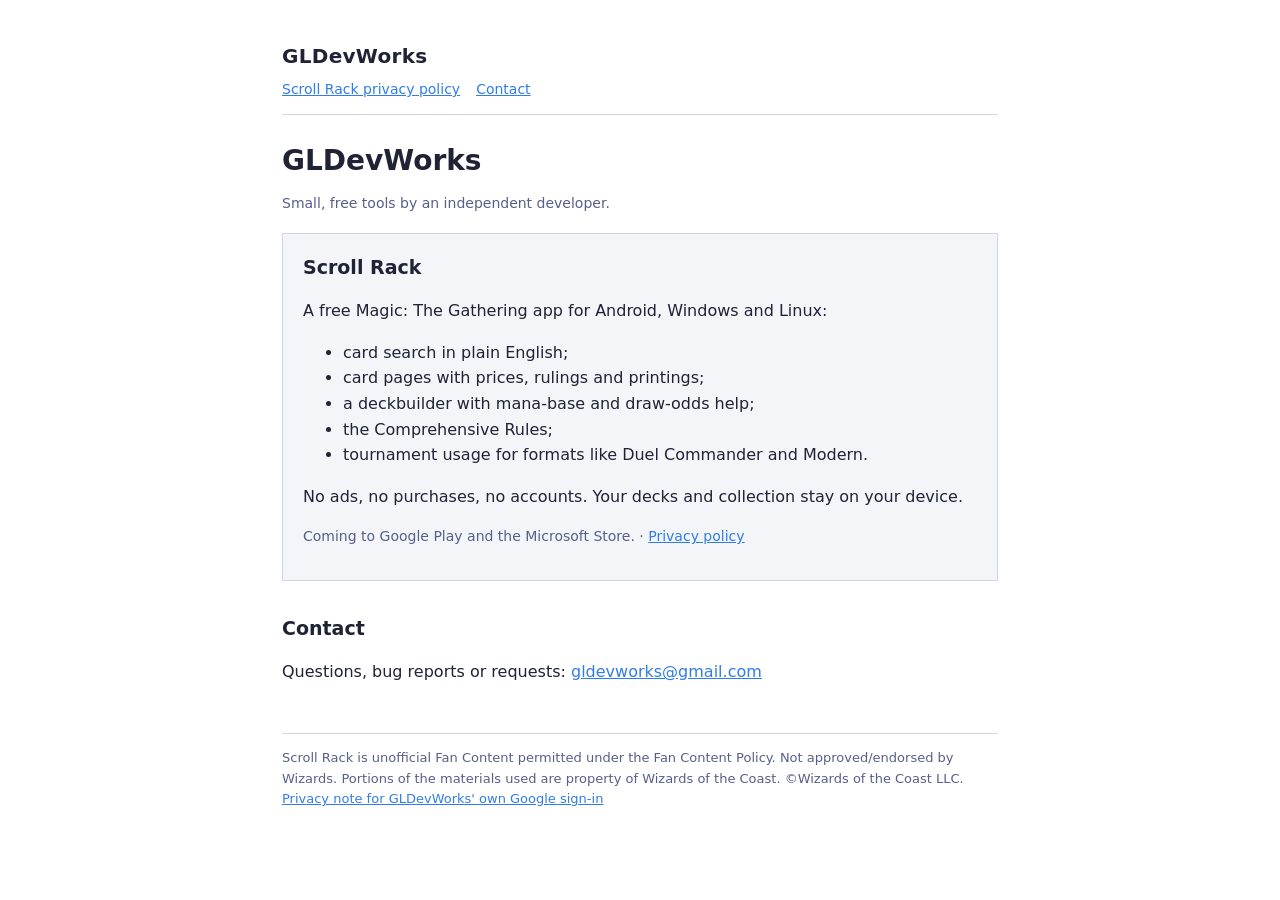
<file: index.html>
<!doctype html>
<html lang="en">
<head>
  <meta charset="utf-8">
  <meta name="viewport" content="width=device-width, initial-scale=1">
  <title>GLDevWorks</title>
  <meta name="description" content="GLDevWorks makes Scroll Rack, a free Magic: The Gathering card search and deckbuilding app.">
  <link rel="stylesheet" href="style.css">
</head>
<body>
<main>
  <header>
    <a class="brand" href="./">GLDevWorks</a>
    <nav><a href="scroll-rack/privacy.html">Scroll Rack privacy policy</a><a href="mailto:gldevworks@gmail.com">Contact</a></nav>
  </header>

  <h1>GLDevWorks</h1>
  <p class="dim">Small, free tools by an independent developer.</p>

  <div class="card">
    <h2 style="margin-top:0">Scroll Rack</h2>
    <p>A free Magic: The Gathering app for Android, Windows and Linux:</p>
    <ul>
      <li>card search in plain English;</li>
      <li>card pages with prices, rulings and printings;</li>
      <li>a deckbuilder with mana-base and draw-odds help;</li>
      <li>the Comprehensive Rules;</li>
      <li>tournament usage for formats like Duel Commander and Modern.</li>
    </ul>
    <p>No ads, no purchases, no accounts. Your decks and collection stay on your device.</p>
    <p class="meta">Coming to Google Play and the Microsoft Store.
      · <a href="scroll-rack/privacy.html">Privacy policy</a></p>
  </div>

  <h2>Contact</h2>
  <p>Questions, bug reports or requests: <a href="mailto:gldevworks@gmail.com">gldevworks@gmail.com</a></p>

  <footer>
    Scroll Rack is unofficial Fan Content permitted under the Fan Content Policy. Not approved/endorsed by
    Wizards. Portions of the materials used are property of Wizards of the Coast. ©Wizards of the Coast LLC.
    <br><a href="privacy-assistant.html">Privacy note for GLDevWorks' own Google sign-in</a>
  </footer>
</main>
</body>
</html>
</file>
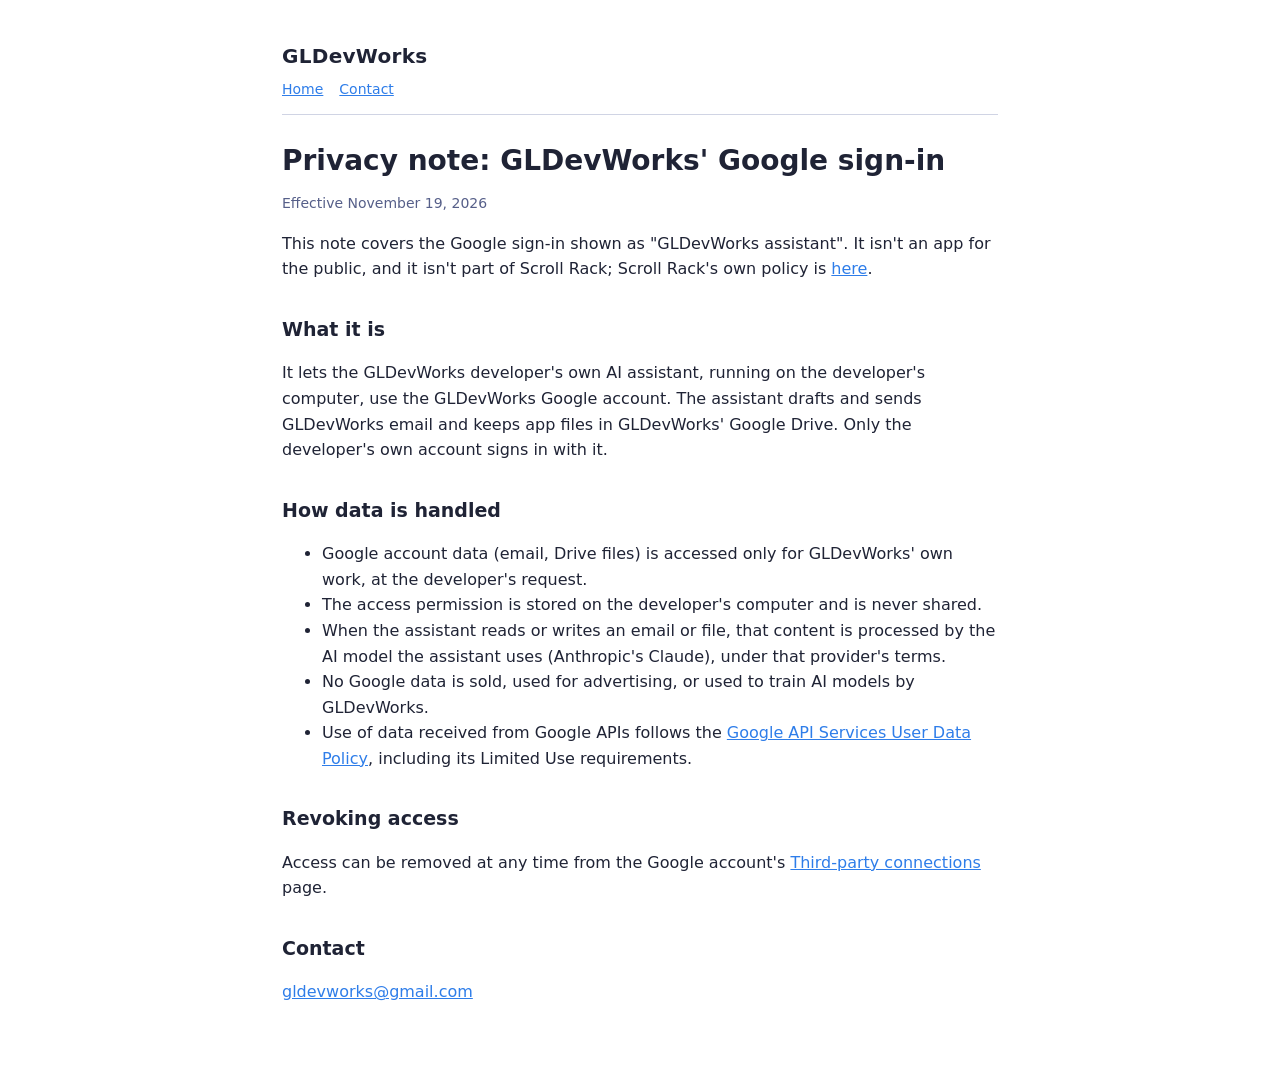
<file: privacy-assistant.html>
<!doctype html>
<html lang="en">
<head>
  <meta charset="utf-8">
  <meta name="viewport" content="width=device-width, initial-scale=1">
  <title>Privacy note: GLDevWorks' Google sign-in · GLDevWorks</title>
  <link rel="stylesheet" href="style.css">
</head>
<body>
<main>
  <header>
    <a class="brand" href="./">GLDevWorks</a>
    <nav><a href="./">Home</a><a href="mailto:gldevworks@gmail.com">Contact</a></nav>
  </header>

  <h1>Privacy note: GLDevWorks' Google sign-in</h1>
  <p class="meta">Effective November 19, 2026</p>

  <p>This note covers the Google sign-in shown as "GLDevWorks assistant". It isn't an app for the public, and it
    isn't part of Scroll Rack; Scroll Rack's own policy is <a href="scroll-rack/privacy.html">here</a>.</p>

  <h2>What it is</h2>
  <p>It lets the GLDevWorks developer's own AI assistant, running on the developer's computer, use the GLDevWorks
    Google account. The assistant drafts and sends GLDevWorks email and keeps app files in GLDevWorks' Google Drive.
    Only the developer's own account signs in with it.</p>

  <h2>How data is handled</h2>
  <ul>
    <li>Google account data (email, Drive files) is accessed only for GLDevWorks' own work, at the developer's
      request.</li>
    <li>The access permission is stored on the developer's computer and is never shared.</li>
    <li>When the assistant reads or writes an email or file, that content is processed by the AI model the
      assistant uses (Anthropic's Claude), under that provider's terms.</li>
    <li>No Google data is sold, used for advertising, or used to train AI models by GLDevWorks.</li>
    <li>Use of data received from Google APIs follows the
      <a href="https://developers.google.com/terms/api-services-user-data-policy">Google API Services User Data
      Policy</a>, including its Limited Use requirements.</li>
  </ul>

  <h2>Revoking access</h2>
  <p>Access can be removed at any time from the Google account's
    <a href="https://myaccount.google.com/connections">Third-party connections</a> page.</p>

  <h2>Contact</h2>
  <p><a href="mailto:gldevworks@gmail.com">gldevworks@gmail.com</a></p>
</main>
</body>
</html>
</file>
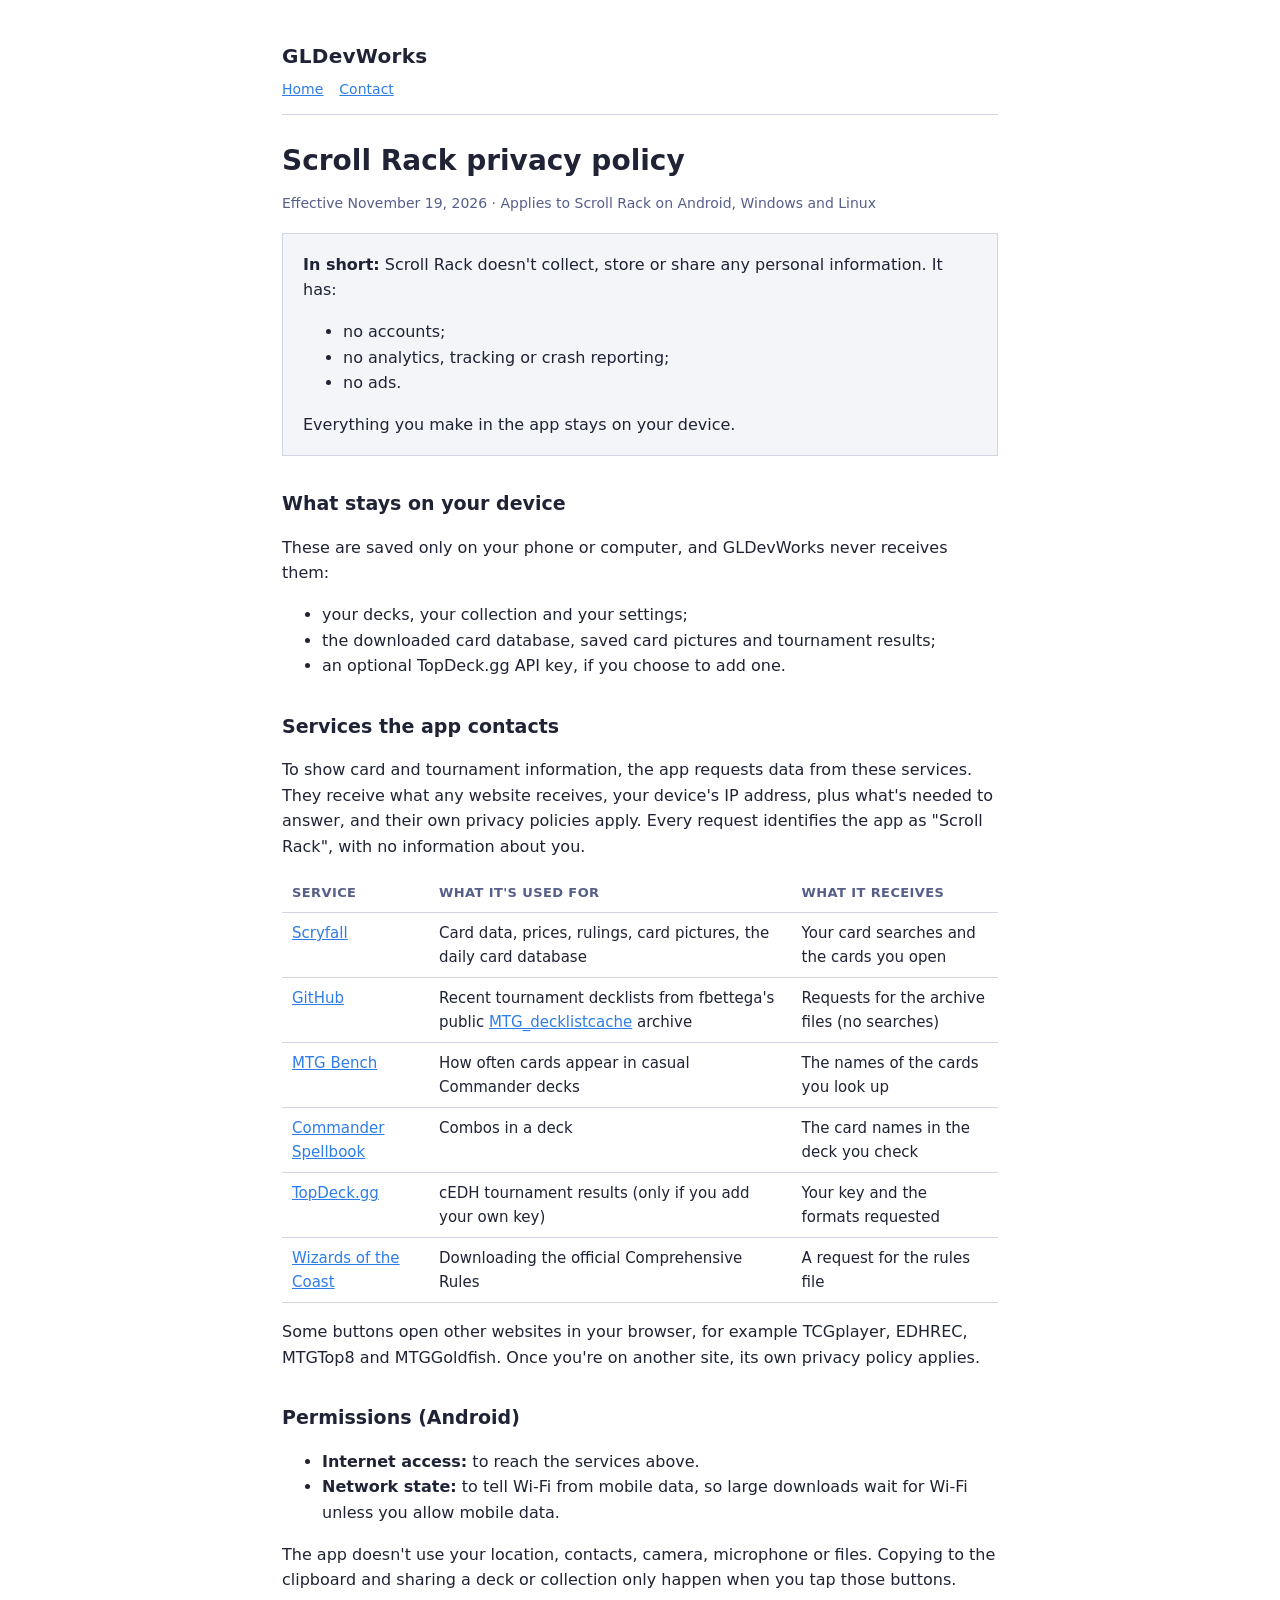
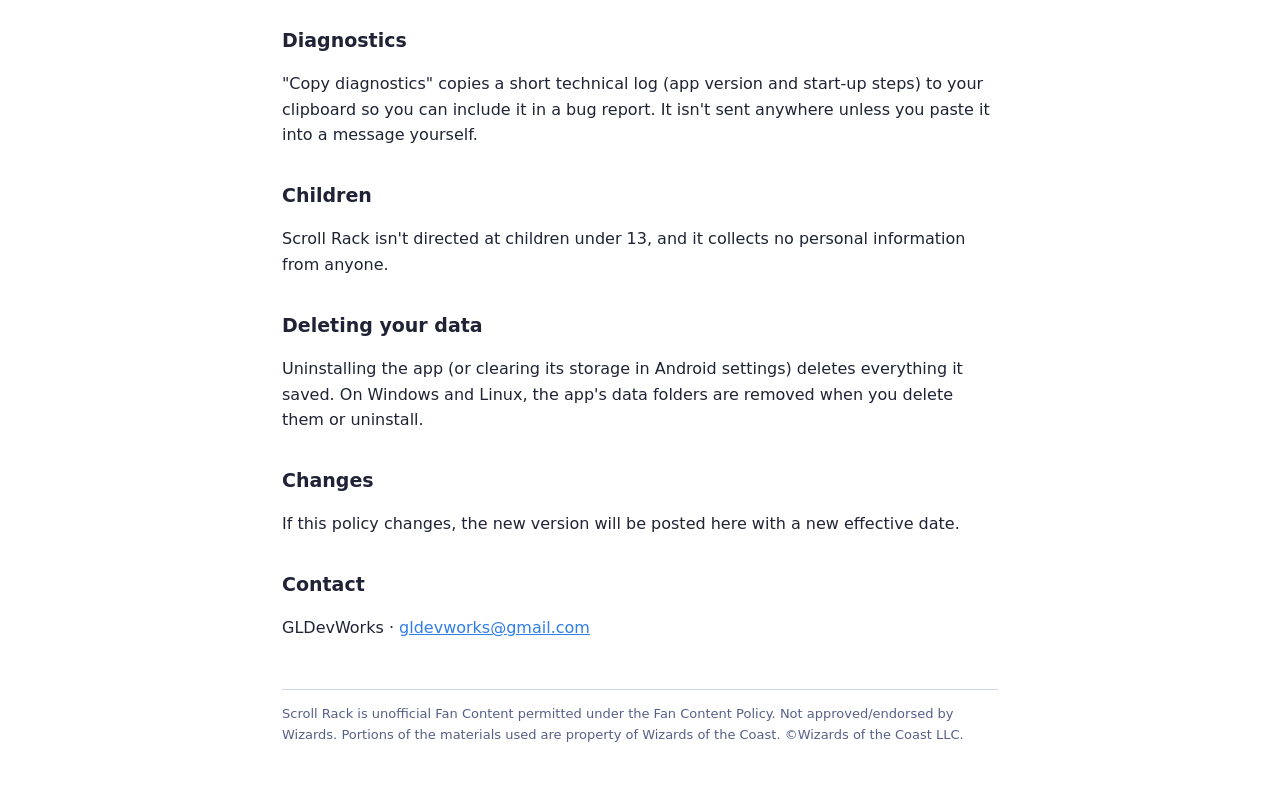
<file: scroll-rack/privacy.html>
<!doctype html>
<html lang="en">
<head>
  <meta charset="utf-8">
  <meta name="viewport" content="width=device-width, initial-scale=1">
  <title>Scroll Rack: Privacy policy · GLDevWorks</title>
  <link rel="stylesheet" href="../style.css">
</head>
<body>
<main>
  <header>
    <a class="brand" href="../">GLDevWorks</a>
    <nav><a href="../">Home</a><a href="mailto:gldevworks@gmail.com">Contact</a></nav>
  </header>

  <h1>Scroll Rack privacy policy</h1>
  <p class="meta">Effective November 19, 2026 · Applies to Scroll Rack on Android, Windows and Linux</p>

  <div class="card">
    <strong>In short:</strong> Scroll Rack doesn't collect, store or share any personal information. It has:
    <ul>
      <li>no accounts;</li>
      <li>no analytics, tracking or crash reporting;</li>
      <li>no ads.</li>
    </ul>
    Everything you make in the app stays on your device.
  </div>

  <h2>What stays on your device</h2>
  <p>These are saved only on your phone or computer, and GLDevWorks never receives them:</p>
  <ul>
    <li>your decks, your collection and your settings;</li>
    <li>the downloaded card database, saved card pictures and tournament results;</li>
    <li>an optional TopDeck.gg API key, if you choose to add one.</li>
  </ul>

  <h2>Services the app contacts</h2>
  <p>To show card and tournament information, the app requests data from these services. They receive what any
    website receives, your device's IP address, plus what's needed to answer, and their own privacy policies apply.
    Every request identifies the app as "Scroll Rack", with no information about you.</p>
  <table>
    <tr><th>Service</th><th>What it's used for</th><th>What it receives</th></tr>
    <tr><td><a href="https://scryfall.com/docs/privacy">Scryfall</a></td>
        <td>Card data, prices, rulings, card pictures, the daily card database</td>
        <td>Your card searches and the cards you open</td></tr>
    <tr><td><a href="https://docs.github.com/site-policy/privacy-policies/github-general-privacy-statement">GitHub</a></td>
        <td>Recent tournament decklists from fbettega's public
          <a href="https://github.com/fbettega/MTG_decklistcache">MTG_decklistcache</a> archive</td>
        <td>Requests for the archive files (no searches)</td></tr>
    <tr><td><a href="https://mtgbench.com">MTG Bench</a></td>
        <td>How often cards appear in casual Commander decks</td>
        <td>The names of the cards you look up</td></tr>
    <tr><td><a href="https://commanderspellbook.com">Commander Spellbook</a></td>
        <td>Combos in a deck</td>
        <td>The card names in the deck you check</td></tr>
    <tr><td><a href="https://topdeck.gg">TopDeck.gg</a></td>
        <td>cEDH tournament results (only if you add your own key)</td>
        <td>Your key and the formats requested</td></tr>
    <tr><td><a href="https://magic.wizards.com">Wizards of the Coast</a></td>
        <td>Downloading the official Comprehensive Rules</td>
        <td>A request for the rules file</td></tr>
  </table>
  <p>Some buttons open other websites in your browser, for example TCGplayer, EDHREC, MTGTop8 and MTGGoldfish.
    Once you're on another site, its own privacy policy applies.</p>

  <h2>Permissions (Android)</h2>
  <ul>
    <li><strong>Internet access:</strong> to reach the services above.</li>
    <li><strong>Network state:</strong> to tell Wi-Fi from mobile data, so large downloads wait for Wi-Fi unless
      you allow mobile data.</li>
  </ul>
  <p>The app doesn't use your location, contacts, camera, microphone or files. Copying to the clipboard and
    sharing a deck or collection only happen when you tap those buttons.</p>

  <h2>Diagnostics</h2>
  <p>"Copy diagnostics" copies a short technical log (app version and start-up steps) to your clipboard so you can
    include it in a bug report. It isn't sent anywhere unless you paste it into a message yourself.</p>

  <h2>Children</h2>
  <p>Scroll Rack isn't directed at children under 13, and it collects no personal information from anyone.</p>

  <h2>Deleting your data</h2>
  <p>Uninstalling the app (or clearing its storage in Android settings) deletes everything it saved. On Windows and
    Linux, the app's data folders are removed when you delete them or uninstall.</p>

  <h2>Changes</h2>
  <p>If this policy changes, the new version will be posted here with a new effective date.</p>

  <h2>Contact</h2>
  <p>GLDevWorks · <a href="mailto:gldevworks@gmail.com">gldevworks@gmail.com</a></p>

  <footer>
    Scroll Rack is unofficial Fan Content permitted under the Fan Content Policy. Not approved/endorsed by
    Wizards. Portions of the materials used are property of Wizards of the Coast. ©Wizards of the Coast LLC.
  </footer>
</main>
</body>
</html>
</file>
<file: style.css>
:root {
  color-scheme: light dark;
  --bg: #ffffff; --fg: #1f2335; --dim: #565f89; --accent: #2e7de9; --line: #d0d4e4; --card: #f4f5f9;
}
@media (prefers-color-scheme: dark) {
  :root { --bg: #1a1b26; --fg: #c0caf5; --dim: #8b93b8; --accent: #7aa2f7; --line: #2f3349; --card: #1f2335; }
}
* { box-sizing: border-box; }
body {
  margin: 0; background: var(--bg); color: var(--fg);
  font: 16px/1.6 system-ui, -apple-system, "Segoe UI", Roboto, sans-serif;
}
main { max-width: 760px; margin: 0 auto; padding: 40px 22px 64px; }
header { border-bottom: 1px solid var(--line); padding-bottom: 14px; margin-bottom: 28px; }
header a.brand { font-weight: 700; font-size: 20px; color: var(--fg); text-decoration: none; letter-spacing: .3px; }
header nav { margin-top: 6px; font-size: 14px; }
header nav a { margin-right: 16px; }
a { color: var(--accent); }
h1 { font-size: 28px; line-height: 1.25; margin: 0 0 6px; }
h2 { font-size: 19px; margin: 32px 0 8px; }
p, li { color: var(--fg); }
.dim, .meta { color: var(--dim); font-size: 14px; }
.card { background: var(--card); border: 1px solid var(--line); padding: 18px 20px; margin: 18px 0; }
table { border-collapse: collapse; width: 100%; font-size: 15px; margin: 8px 0; }
th, td { text-align: left; vertical-align: top; padding: 8px 10px; border-bottom: 1px solid var(--line); }
th { color: var(--dim); font-weight: 600; font-size: 13px; text-transform: uppercase; letter-spacing: .4px; }
footer { margin-top: 48px; padding-top: 14px; border-top: 1px solid var(--line); color: var(--dim); font-size: 13px; }
</file>
